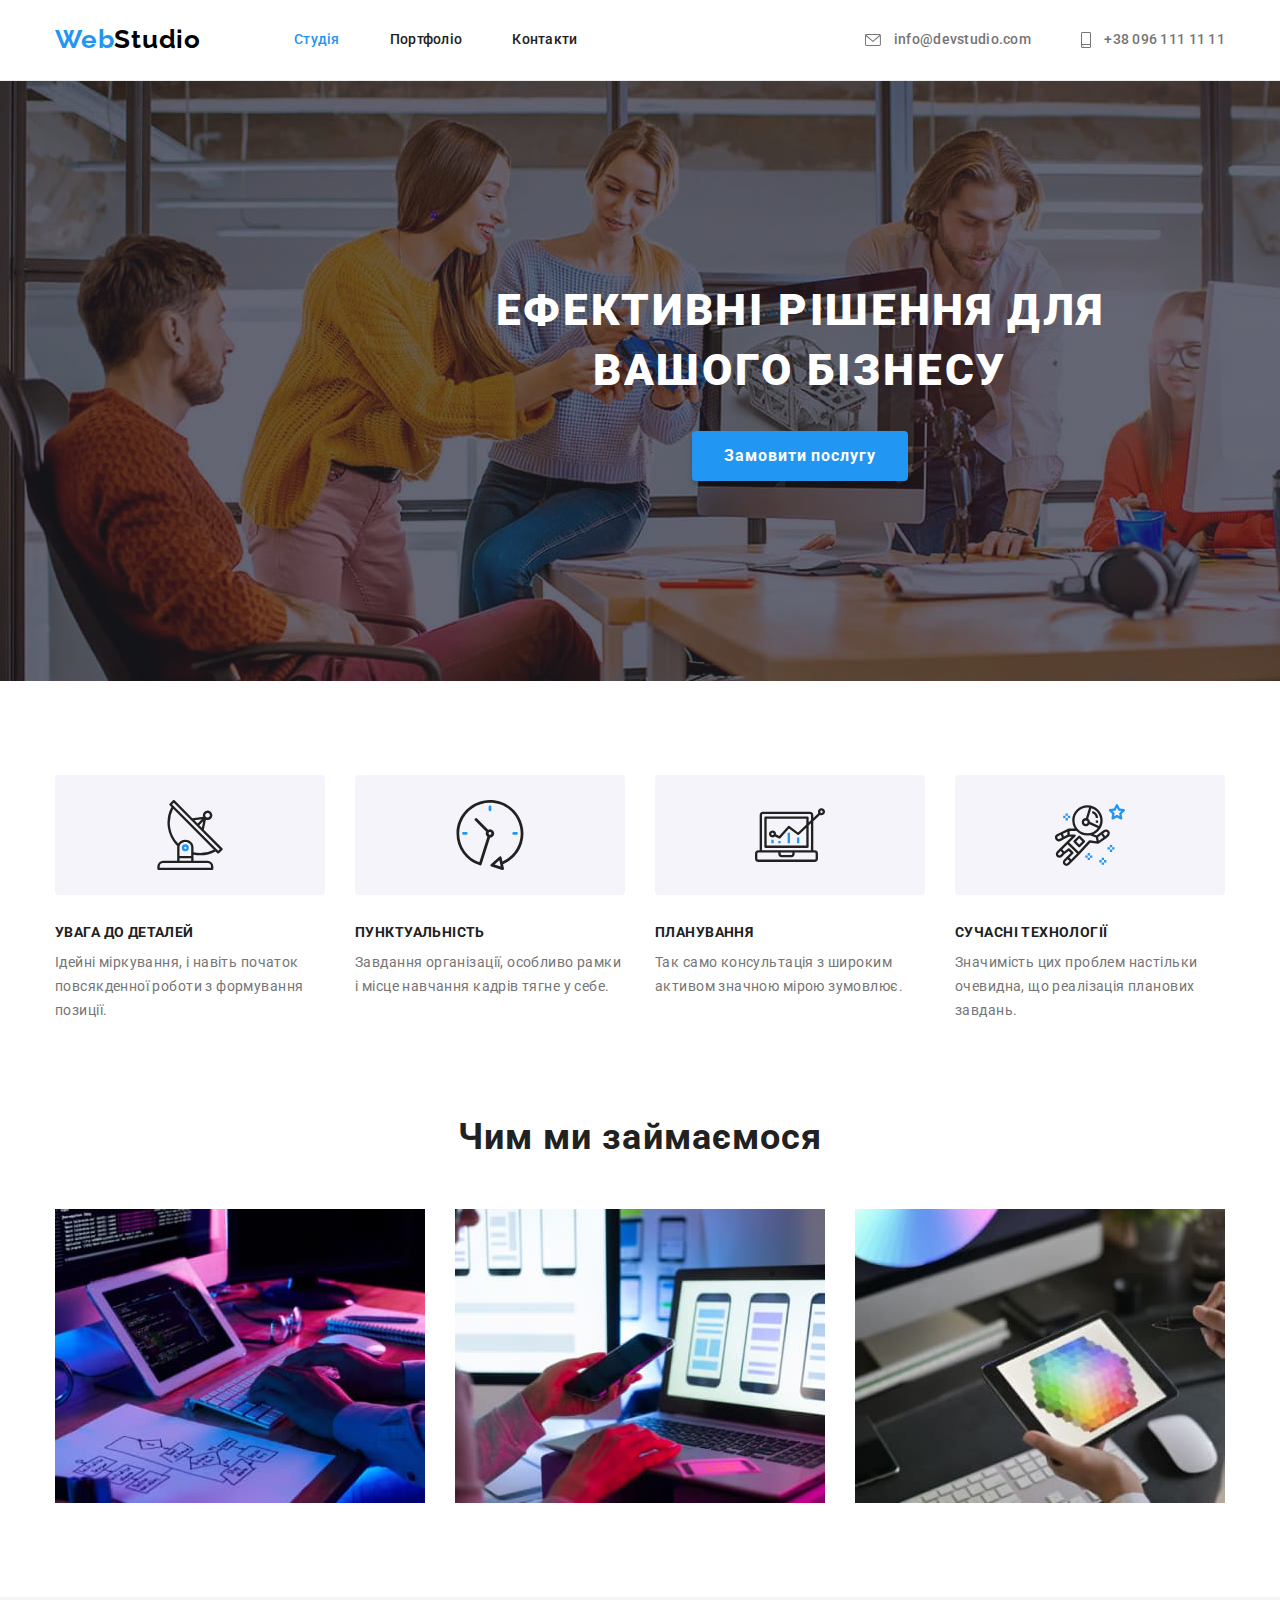
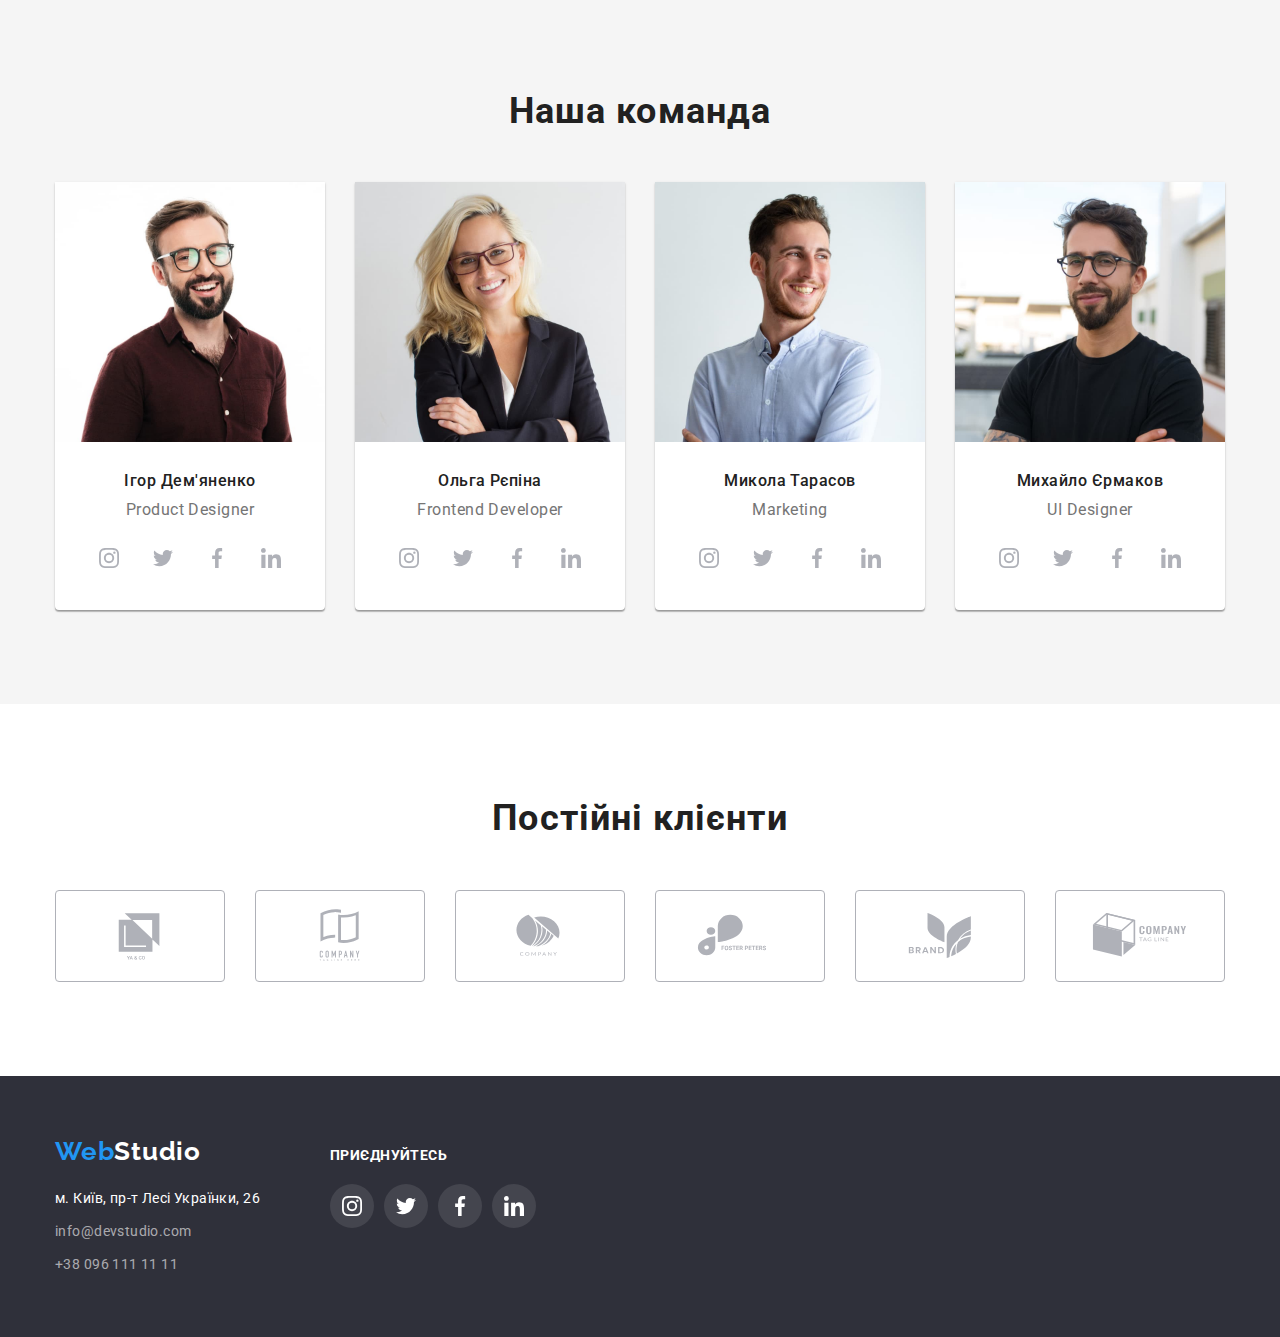
<file: index.html>
<!DOCTYPE html>
<html lang="uk">

<head>
  <meta charset="UTF-8" />
  <meta http-equiv="X-UA-Compatible" content="IE=edge" />
  <meta name="viewport" content="width=device-width, initial-scale=1.0" />
  <link rel="preconnect" href="https://fonts.googleapis.com" />
  <link rel="preconnect" href="https://fonts.gstatic.com" crossorigin />
  <link href="https://fonts.googleapis.com/css2?family=Raleway:wght@700&family=Roboto:wght@400;500;700;900&display=swap"
    rel="stylesheet" />
  <link rel="stylesheet" href="https://cdn.jsdelivr.net/npm/modern-normalize@1.1.0/modern-normalize.min.css" />
  <link rel="stylesheet" href="./css/styles.css" />
  <title>Студія</title>
</head>

<body>
  <header class="page-header">
    <div class="container page-header-container">
      <nav class="page-nav">
        <a class="logo logo-header" href="./index.html">Web<span class="logo-beginning">Studio</span>
        </a>
        <ul class="list-nav">
          <li class="nav-item">
            <a href="./index.html" class="list-nav-item item current">Студія</a>
          </li>
          <li class="nav-item">
            <a href="./portfolio.html" class="list-nav-item item">Портфоліо</a>
          </li>
          <li class="nav-item">
            <a href="" class="list-nav-item item">Контакти</a>
          </li>
        </ul>
      </nav>
      <ul class="list-contacts">
        <li class="nav-item">

          <a href="mailto:info@devstudio.com" class="list-contacts-item item" aria-label="емайл">
            <svg class="icon-contacts" width="16" height="12">
              <use href="./images/icons.svg#icon-mail"></use>
            </svg>
            info@devstudio.com</a>
        </li>
        <li class="nav-item">
          <a href="tel:+380961111111" class="list-contacts-item item">
            <svg class="icon-contacts" width="10" height="16">
              <use href="./images/icons.svg#icon-smartphone"></use>
            </svg>
            +38 096 111 11 11</a>
        </li>
      </ul>
    </div>
  </header>

  <main id="Студія">
    <section class="hero">
      <div class="container">
        <h1 class="hero-title">Ефективні рішення для вашого бізнесу</h1>
        <button type="button" class="hero-btn">Замовити послугу</button>
      </div>
    </section>
    <section class="section">
      <div class="container advantage">
        <h2 class="visually-hidden">Наші особливості</h2>
        <ul class="advantages-list">
          <li class="advantage-item">
            <div class="bcg-icon-advantage">
              <svg class="icon-advantage" width="70" height="70">
                <use href="./images/icons.svg#icon-antenna"></use>
              </svg>
            </div>
            <h3 class="advantage-title">Увага до деталей</h3>
            <p class="advantage-text">
              Ідейні міркування, і навіть початок повсякденної роботи з
              формування позиції.
            </p>
          </li>
          <li class="advantage-item">
            <div class="bcg-icon-advantage">
              <svg class="icon-advantage" width="70" height="70">
                <use href="./images/icons.svg#icon-clock"></use>
              </svg>
            </div>
            <h3 class="advantage-title">Пунктуальність</h3>
            <p class="advantage-text">
              Завдання організації, особливо рамки і місце навчання кадрів
              тягне у себе.
            </p>
          </li>
          <li class="advantage-item">
            <div class="bcg-icon-advantage">
              <svg class="icon-advantage" width="70" height="70">
                <use href="./images/icons.svg#icon-diagram"></use>
              </svg>
            </div>

            <h3 class="advantage-title">Планування</h3>
            <p class="advantage-text">
              Так само консультація з широким активом значною мірою зумовлює.
            </p>
          </li>
          <li class="advantage-item">
            <div class="bcg-icon-advantage">
              <svg class="icon-advantage" width="70" height="70">
                <use href="./images/icons.svg#icon-astronaut"></use>
              </svg>
            </div>
            <h3 class="advantage-title">Сучасні технології</h3>
            <p class="advantage-text">
              Значимість цих проблем настільки очевидна, що реалізація
              планових завдань.
            </p>
          </li>
        </ul>
      </div>
    </section>
    <section class="section creation">
      <div class="container">
        <h2 class="title">Чим ми займаємося</h2>
        <ul class="creation-list">
          <li class="creation-list-item">
            <img src="./images/desktop_applications.jpg" alt="Створення десктопних програм" width="370" height="294"
              class="creation-item" />
          </li>
          <li class="creation-list-item">
            <img src="./images/mobile_applications.jpg" alt="Створення мобільних програм" width="370" height="294"
              class="creation-item" />
          </li>
          <li class="creation-list-item">
            <img src="./images/design_solutions.jpg" alt="Створення дизайнерських рішень" width="370" height="294"
              class="creation-item" />
          </li>
        </ul>
      </div>
    </section>
    <section class="section team">
      <div class="container">
        <h2 class="title">Наша команда</h2>
        <ul class="team-list">
          <li class="team-list-item">
            <img src="./images/product_designer.jpg" alt="Портрет дезайнера продукту" width="270" height="260" />
            <div class="team-info">
              <h3 class="team-worker">Ігор Дем'яненко</h3>
              <p lang="en" class="team-jobs">Product Designer</p>
              <ul class="team-social-list">
                <li class="social-list-item">
                  <a href="" class="social-list-link">
                    <svg aria-label="іконка інстаграму " class="social-list-icon" width="20" height="20">
                      <use href="./images/icons.svg#icon-instagram"></use>
                    </svg>
                  </a>
                </li>
                <li class="social-list-item">
                  <a href="" class="social-list-link">
                    <svg aria-label="іконка твітеру " class="social-list-icon" width="20" height="20">
                      <use href="./images/icons.svg#icon-twitter"></use>
                    </svg>
                  </a>
                </li>
                <li class="social-list-item">
                  <a href="" class="social-list-link">
                    <svg aria-label="іконка фейсбуку " class="social-list-icon" width="20" height="20">
                      <use href="./images/icons.svg#icon-facebook"></use>
                    </svg>
                  </a>
                </li>
                <li class="social-list-item">
                  <a href="" class="social-list-link">
                    <svg aria-label="іконка лінкедіну " class="social-list-icon" width="20" height="20">
                      <use href="./images/icons.svg#icon-linkedin"></use>
                    </svg>
                  </a>
                </li>
              </ul>


            </div>
          </li>
          <li class="team-list-item">
            <img src="./images/developer.jpg" alt="Портрет розробника" width="270" height="260" />
            <div class="team-info">
              <h3 class="team-worker">Ольга Рєпіна</h3>
              <p lang="en" class="team-jobs">Frontend Developer</p>
              <ul class="team-social-list">
                <li class="social-list-item">
                  <a href="" class="social-list-link">
                    <svg aria-label="іконка інстаграму " class="social-list-icon" width="20" height="20">
                      <use href="./images/icons.svg#icon-instagram"></use>
                    </svg>
                  </a>
                </li>
                <li class="social-list-item">
                  <a href="" class="social-list-link">
                    <svg aria-label="іконка твітеру " class="social-list-icon" width="20" height="20">
                      <use href="./images/icons.svg#icon-twitter"></use>
                    </svg>
                  </a>
                </li>
                <li class="social-list-item">
                  <a href="" class="social-list-link">
                    <svg aria-label="іконка фейсбуку " class="social-list-icon" width="20" height="20">
                      <use href="./images/icons.svg#icon-facebook"></use>
                    </svg>
                  </a>
                </li>
                <li class="social-list-item">
                  <a href="" class="social-list-link">
                    <svg aria-label="іконка лінкедіну " class="social-list-icon" width="20" height="20">
                      <use href="./images/icons.svg#icon-linkedin"></use>
                    </svg>
                  </a>
                </li>
              </ul>

            </div>
          </li>
          <li class="team-list-item">
            <img src="./images/marceting.jpg" alt="Портрет маркетолога" width="270" height="260" />
            <div class="team-info">
              <h3 class="team-worker">Микола Тарасов</h3>
              <p lang="en" class="team-jobs">Marketing</p>
              <ul class="team-social-list">
                <li class="social-list-item">
                  <a href="" class="social-list-link">
                    <svg aria-label="іконка інстаграму " class="social-list-icon" width="20" height="20">
                      <use href="./images/icons.svg#icon-instagram"></use>
                    </svg>
                  </a>
                </li>
                <li class="social-list-item">
                  <a href="" class="social-list-link">
                    <svg aria-label="іконка твітеру " class="social-list-icon" width="20" height="20">
                      <use href="./images/icons.svg#icon-twitter"></use>
                    </svg>
                  </a>
                </li>
                <li class="social-list-item">
                  <a href="" class="social-list-link">
                    <svg aria-label="іконка фейсбуку " class="social-list-icon" width="20" height="20">
                      <use href="./images/icons.svg#icon-facebook"></use>
                    </svg>
                  </a>
                </li>
                <li class="social-list-item">
                  <a href="" class="social-list-link">
                    <svg aria-label="іконка лінкедіну " class="social-list-icon" width="20" height="20">
                      <use href="./images/icons.svg#icon-linkedin"></use>
                    </svg>
                  </a>
                </li>
              </ul>

            </div>
          </li>
          <li class="team-list-item">
            <img src="./images/ui_designer.jpg" alt="Портрет графічного дизайнера" width="270" height="260" />
            <div class="team-info">
              <h3 class="team-worker">Михайло Єрмаков</h3>
              <p lang="en" class="team-jobs">UI Designer</p>
              <ul class="team-social-list">
                <li class="social-list-item">
                  <a href="" class="social-list-link">
                    <svg aria-label="іконка інстаграму " class="social-list-icon" width="20" height="20">
                      <use href="./images/icons.svg#icon-instagram"></use>
                    </svg>
                  </a>
                </li>
                <li class="social-list-item">
                  <a href="" class="social-list-link">
                    <svg aria-label="іконка твітеру " class="social-list-icon" width="20" height="20">
                      <use href="./images/icons.svg#icon-twitter"></use>
                    </svg>
                  </a>
                </li>
                <li class="social-list-item">
                  <a href="" class="social-list-link">
                    <svg aria-label="іконка фейсбуку " class="social-list-icon" width="20" height="20">
                      <use href="./images/icons.svg#icon-facebook"></use>
                    </svg>
                  </a>
                </li>
                <li class="social-list-item">
                  <a href="" class="social-list-link">
                    <svg aria-label="іконка лінкедіну " class="social-list-icon" width="20" height="20">
                      <use href="./images/icons.svg#icon-linkedin"></use>
                    </svg>
                  </a>
                </li>
              </ul>

            </div>
          </li>
        </ul>
      </div>
    </section>
    <section class=" section customers">
      <div class="container">
        <h2 class="title">Постійні клієнти</h2>
        <ul class="customers-list">
          <li class="customers-list-item">
            <a class="customers-link" href="">
              <svg class="icon-customers" width="106" height="60">
                <use href="./images/icons.svg#icon-first-company"></use>
              </svg>
            </a>
          </li>
          <li class="customers-list-item">
            <a class="customers-link" href="">
              <svg class="icon-customers" width="106" height="60">
                <use href="./images/icons.svg#icon-second-company"></use>
              </svg>
            </a>
          </li>
          <li class="customers-list-item">
            <a class="customers-link" href="">
              <svg class="icon-customers" width="106" height="60">
                <use href="./images/icons.svg#icon-third-company"></use>
              </svg>
            </a>
          </li>
          <li class="customers-list-item">
            <a class="customers-link" href="">
              <svg class="icon-customers" width="106" height="60">
                <use href="./images/icons.svg#icon-fourth-company"></use>
              </svg>
            </a>
          </li>
          <li class="customers-list-item">
            <a class="customers-link" href="">
              <svg class="icon-customers" width="106" height="60">
                <use href="./images/icons.svg#icon-fifth-company"></use>
              </svg>
            </a>
          </li>
          <li class="customers-list-item">
            <a class="customers-link" href="">
              <svg class="icon-customers" width="106" height="60">
                <use href="./images/icons.svg#icon-sixth-company"></use>
              </svg>
            </a>
          </li>
        </ul>

      </div>
    </section>
  </main>
  <footer class="end">
    <div class="container footer">
      <address class="footer-address">
        <a class="logo logo-footer" href="./index.html">Web<span class="logo-end">Studio</span>
        </a>
        <ul class="end-list">
          <li class="end-item">
            <a href="https://goo.gl/maps/i76kAnxAng7i5AZp6" target="_blank" rel="noopener noreferrer nofollow"
              class="end-list-item item maps">м. Київ, пр-т Лесі Українки, 26</a>
          </li>
          <li class="end-item">
            <a href="mailto:info@devstudio.com" class="end-list-item item">info@devstudio.com</a>
          </li>
          <li class="end-item">
            <a href="tel:+380961111111" class="end-list-item item">+38 096 111 11 11</a>
          </li>
        </ul>
      </address>
      <div class="footer-social">
        <p class="footer-text-social">приєднуйтесь</p>
        <ul class="footer-social-list">
          <li class="footer-social-list-item">
            <a href="" class=" social-list-link footer-social-list-link">
              <svg aria-label="іконка інстаграму " class="footer-social-list-icon" width="20" height="20">
                <use href="./images/icons.svg#icon-instagram"></use>
              </svg>
            </a>
          </li>
          <li class="footer-social-list-item">
            <a href="" class="social-list-link footer-social-list-link">
              <svg aria-label="іконка твітеру " class="footer-social-list-icon" width="20" height="20">
                <use href="./images/icons.svg#icon-twitter"></use>
              </svg>
            </a>
          </li>
          <li class="footer-social-list-item">
            <a href="" class="social-list-link footer-social-list-link">
              <svg aria-label="іконка фейсбуку " class="footer-social-list-icon" width="20" height="20">
                <use href="./images/icons.svg#icon-facebook"></use>
              </svg>
            </a>
          </li>
          <li class="footer-social-list-item">
            <a href="" class="social-list-link footer-social-list-link">
              <svg aria-label="іконка лінкедіну " class="footer-social-list-icon" width="20" height="20">
                <use href="./images/icons.svg#icon-linkedin"></use>
              </svg>
            </a>
          </li>
        </ul>

      </div>

    </div>
  </footer>
</body>

</html>
</file>
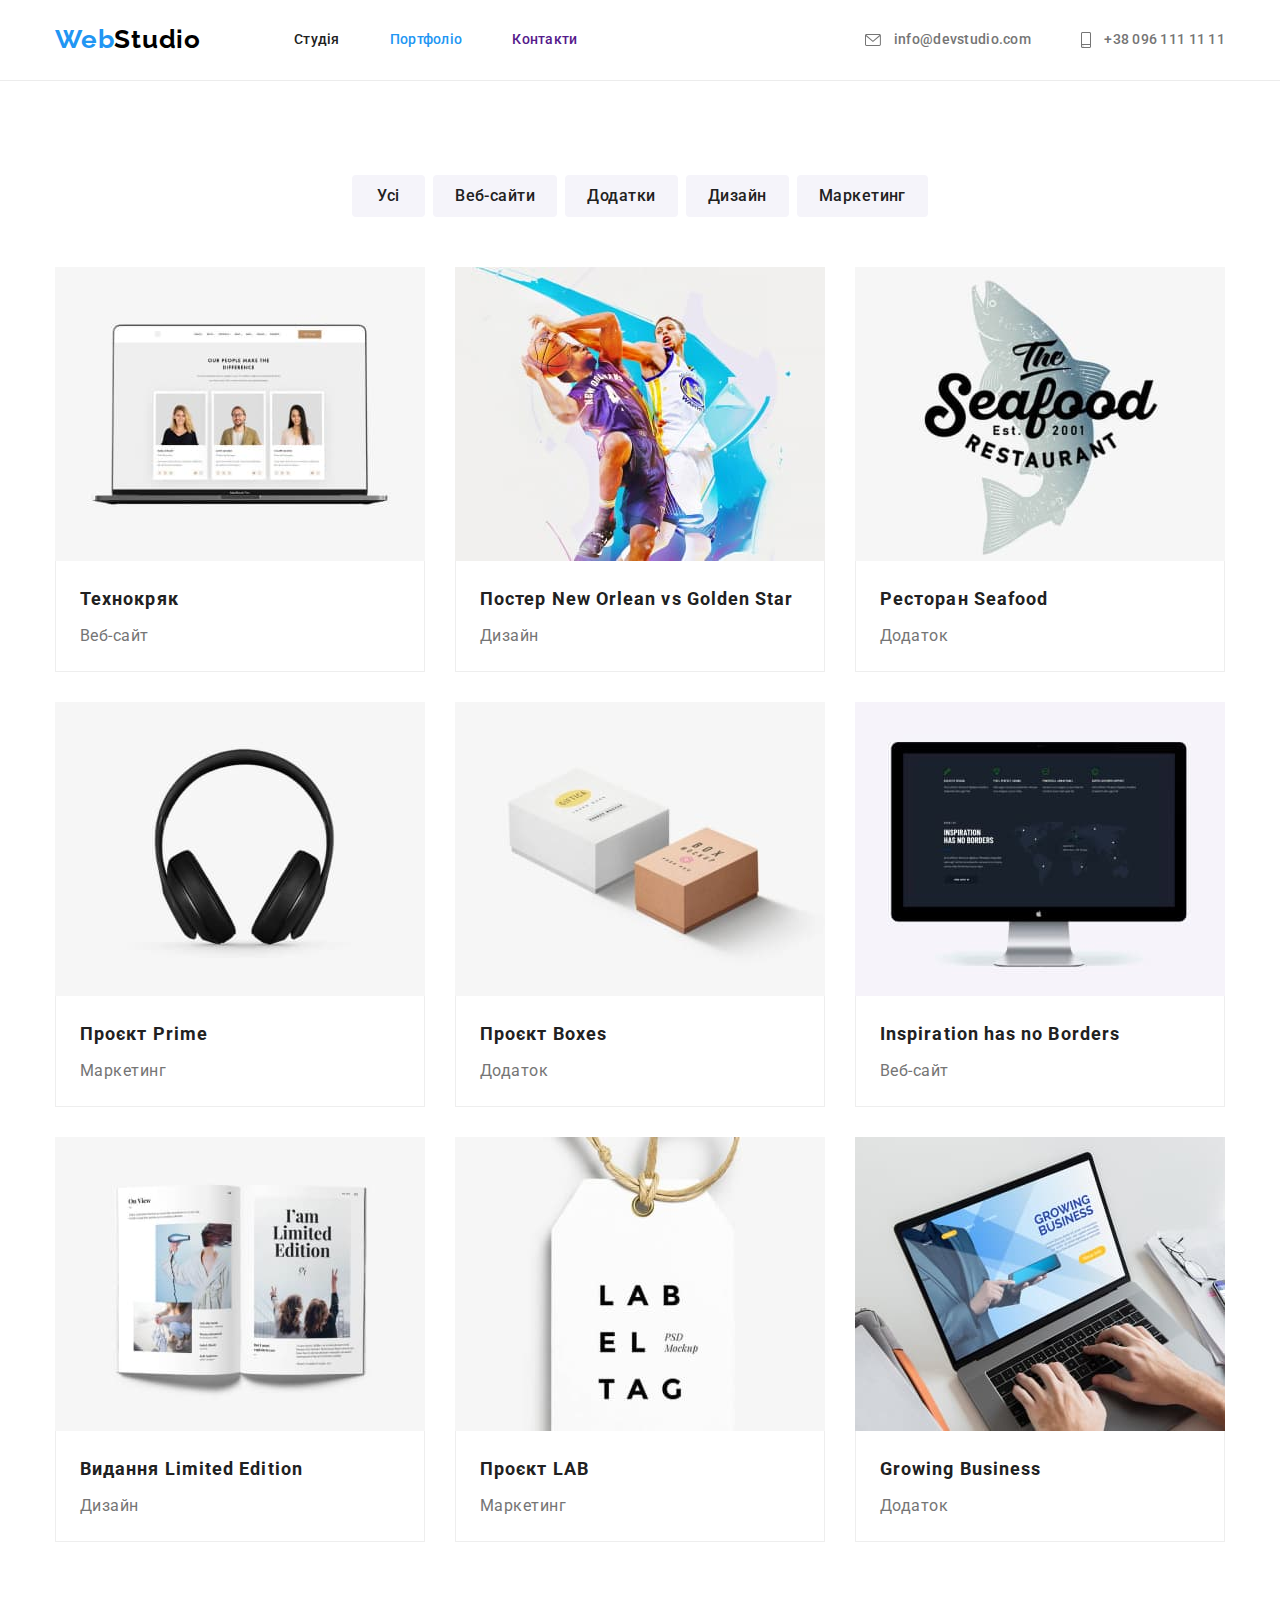
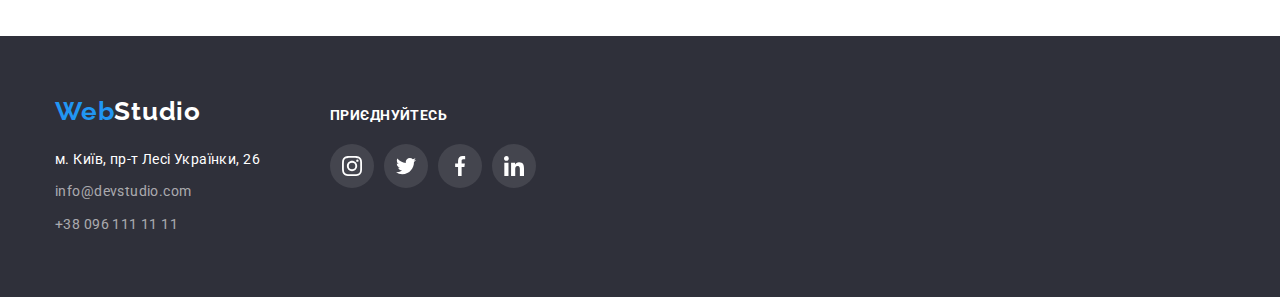
<file: portfolio.html>
<!DOCTYPE html>
<html lang="uk">

<head>
  <meta charset="UTF-8" />
  <meta http-equiv="X-UA-Compatible" content="IE=edge" />
  <meta name="viewport" content="width=device-width, initial-scale=1.0" />
  <link rel="preconnect" href="https://fonts.googleapis.com" />
  <link rel="preconnect" href="https://fonts.gstatic.com" crossorigin />
  <link href="https://fonts.googleapis.com/css2?family=Raleway:wght@700&family=Roboto:wght@400;500;700;900&display=swap"
    rel="stylesheet" />
  <link rel="stylesheet" href="https://cdn.jsdelivr.net/npm/modern-normalize@1.1.0/modern-normalize.min.css" />
  <link rel="stylesheet" href="./css/styles.css" />
  <title>Портфоліо</title>
</head>

<body>
  <header class="page-header">
    <div class="container page-header-container">
      <nav class="page-nav">
        <a class="logo logo-header" href="./index.html">Web<span class="logo-beginning">Studio</span>
        </a>
        <ul class="list-nav">
          <li class="nav-item">
            <a href="./index.html" class="list-nav-item item ">Студія</a>
          </li>
          <li class="nav-item">
            <a href="./portfolio.html" class="list-nav-item item current">Портфоліо</a>
          </li>
          <li class="nav-item">
            <a class="project-card item" href="" class="list-nav-item item">Контакти</a>
          </li>
        </ul>
      </nav>
      <ul class="list-contacts">
        <li class="nav-item">

          <a href="mailto:info@devstudio.com" class="list-contacts-item item" aria-label="емайл">
            <svg class="icon-contacts" width="16" height="12">
              <use href="./images/icons.svg#icon-mail"></use>
            </svg>
            info@devstudio.com</a>
        </li>
        <li class="nav-item">
          <a href="tel:+380961111111" class="list-contacts-item item">
            <svg class="icon-contacts" width="10" height="16">
              <use href="./images/icons.svg#icon-smartphone"></use>
            </svg>
            +38 096 111 11 11</a>
        </li>
      </ul>
    </div>
  </header>
  <main>
    <section class=" section">
      <div class="container">
        <h1 class="visually-hidden">Портфоліо</h1>
        <ul class="filter list">
          <li><button type="button" class="filter-btn">Усі</button></li>
          <li><button type="button" class="filter-btn">Веб-сайти</button></li>
          <li><button type="button" class="filter-btn">Додатки</button></li>
          <li><button type="button" class="filter-btn">Дизайн</button></li>
          <li><button type="button" class="filter-btn">Маркетинг</button></li>
        </ul>
        <ul class="project-list list">
          <li class="project-item">
            <a class="project-card item" href="">
              <img src="./images/technocracy.jpg" alt="Ноутбук" width="370" height="294" />
              <div class="card">
                <h2 class="project-title">Технокряк</h2>
                <p class="project-text">Веб-сайт</p>
              </div>
            </a>

          </li>
          <li class="project-item">
            <a class="project-card item" href="">
              <img src="./images/poster.jpg" alt="Два боскетболіта" width="370" height="294" />
              <div class="card">
                <h2 class="project-title">Постер New Orlean vs Golden Star</h2>
                <p class="project-text">Дизайн</p>
              </div>

            </a>

          </li>
          <li class="project-item">
            <a class="project-card item" href="">
              <img src="./images/restaurant.jpg" alt="Логотип ресторану у вигляді риби" width="370" height="294" />
              <div class="card">
                <h2 class="project-title">Ресторан Seafood</h2>
                <p class="project-text">Додаток</p>
              </div>
            </a>
          </li>
          <li class="project-item">
            <a class="project-card item" href="">
              <img src="./images/project-prime.jpg" alt="Навушники" width="370" height="294" />
              <div class="card">
                <h2 class="project-title">Проєкт Prime</h2>
                <p class="project-text">Маркетинг</p>
              </div>

            </a>

          </li>
          <li class="project-item">
            <a class="project-card item" href="">
              <img src="./images/project-boxes.jpg" alt="Дві коробки" width="370" height="294" />
              <div class="card">
                <h2 class="project-title">Проєкт Boxes</h2>
                <p class="project-text">Додаток</p>
              </div>

            </a>

          </li>
          <li class="project-item">
            <a class="project-card item" href="">
              <img src="./images/inspirations-has-no-borders.jpg" alt="Монітор компьютера" width="370" height="294" />
              <div class="card">
                <h2 class="project-title">Inspiration has no Borders</h2>
                <p class="project-text">Веб-сайт</p>
              </div>

            </a>

          </li>
          <li class="project-item">
            <a class="project-card item" href="">
              <img src="./images/edition.jpg" alt="Журнал" width="370" height="294" />
              <div class="card">
                <h2 class="project-title">Видання Limited Edition</h2>
                <p class="project-text">Дизайн</p>
              </div>
            </a>
          </li>
          <li class="project-item">
            <a class="project-card item" href="">
              <img src="./images/project-lab.jpg" alt="Бірка" width="370" height="294" />
              <div class="card">
                <h2 class="project-title">Проєкт LAB</h2>
                <p class="project-text">Маркетинг</p>
              </div>
            </a>

          </li>
          <li class="project-item">
            <a class="project-card item" href="">
              <img src="./images/growing-business.jpg" alt="Ноутбук" width="370" height="294" />
              <div class="card">
                <h2 class="project-title">Growing Business</h2>
                <p class="project-text">Додаток</p>
              </div>
            </a>


          </li class="project-item">
        </ul>
      </div>

    </section>
  </main>
  <footer class="end">
    <div class="container footer">
      <address class="footer-address">
        <a class="logo logo-footer" href="./index.html">Web<span class="logo-end">Studio</span>
        </a>
        <ul class="end-list">
          <li class="end-item">
            <a href="https://goo.gl/maps/i76kAnxAng7i5AZp6" target="_blank" rel="noopener noreferrer nofollow"
              class="end-list-item item maps">м. Київ, пр-т Лесі Українки, 26</a>
          </li>
          <li class="end-item">
            <a href="mailto:info@devstudio.com" class="end-list-item item">info@devstudio.com</a>
          </li>
          <li class="end-item">
            <a href="tel:+380961111111" class="end-list-item item">+38 096 111 11 11</a>
          </li>
        </ul>
      </address>
      <div class="footer-social">
        <p class="footer-text-social">приєднуйтесь</p>
        <ul class="footer-social-list">
          <li class="footer-social-list-item">
            <a href="" class=" social-list-link footer-social-list-link">
              <svg aria-label="іконка інстаграму " class="footer-social-list-icon" width="20" height="20">
                <use href="./images/icons.svg#icon-instagram"></use>
              </svg>
            </a>
          </li>
          <li class="footer-social-list-item">
            <a href="" class="social-list-link footer-social-list-link">
              <svg aria-label="іконка твітеру " class="footer-social-list-icon" width="20" height="20">
                <use href="./images/icons.svg#icon-twitter"></use>
              </svg>
            </a>
          </li>
          <li class="footer-social-list-item">
            <a href="" class="social-list-link footer-social-list-link">
              <svg aria-label="іконка фейсбуку " class="footer-social-list-icon" width="20" height="20">
                <use href="./images/icons.svg#icon-facebook"></use>
              </svg>
            </a>
          </li>
          <li class="footer-social-list-item">
            <a href="" class="social-list-link footer-social-list-link">
              <svg aria-label="іконка лінкедіну " class="footer-social-list-icon" width="20" height="20">
                <use href="./images/icons.svg#icon-linkedin"></use>
              </svg>
            </a>
          </li>
        </ul>

      </div>

    </div>
  </footer>
</body>

</html>
</file>
<file: css/styles.css>
:root {
    --accent-color: #2196F3;
    --primari-text-color-teme-dark: #ffffff;
    --secondary-text-color-teme-dark: rgba(255, 255, 255, 0.6);
    --primari-text-color-teme-light: #757575;
    --secondary-text-color-teme-light: #212121;
    --fon-teme-dark: #2F303A;
    --fon-teme-light: #F5F5F5;
    --color-logo-header: #000;
    --color-logo-footer: #fff;
    --color-btn-active: #188CE8;
    --color-btn: #F5F4FA;
    --color-boody: #ffffff;
    --normal-font-weding: font-weight: 400;

}

h1,
h2,
h3,
p {
    margin-top: 0;
    margin-bottom: 0;
}

ul {
    margin-top: 0;
    margin-bottom: 0;
    padding-left: 0;
    list-style: none;
}

img {
    display: block;
    min-width: 100%;
    height: auto;
}

body {
    font-family: 'Roboto', sans-serif;
    background-color: var(--color-boody);
    color: var(--primari-text-color-teme-light);
    font-weight: var(--normal-font-weding);

}

.container {
    width: 1200px;
    margin-left: auto;
    margin-right: auto;
    padding-left: 15px;
    padding-right: 15px;

}

/* HEADER */
.page-header {
    border-bottom: 1px solid #ECECEC;
}

.logo {
    font-family: 'Raleway', sans-serif;
    font-weight: 700;
    font-size: 26px;
    line-height: 1.2;
    letter-spacing: 0.03em;
    color: var(--accent-color);
    text-decoration: none;

}

.logo-header {
    margin-right: 93px;
}


.logo-beginning {
    color: var(--color-logo-header);
}

.item {
    text-decoration: none;

}

.logo-header,
.list-nav-item,
.list-contacts-item {
    padding-top: 24px;
    padding-bottom: 25px;
}

.page-nav,
.page-header-container,
.list-nav,
.list-contacts {
    display: flex;
    align-items: center;

}

.page-header-container,
.list-nav,
.list-contacts {
    column-gap: 50px;

}

.icon-contacts {
    margin-right: 10px;
    fill: currentColor;
    vertical-align: middle;
}


.list-contacts {
    margin-left: auto;
}

.list-nav,
.list-contacts {
    font-weight: 500;
    font-size: 14px;
    line-height: 1.14;
    letter-spacing: 0.02em;
}

.list-nav-item {
    color: var(--secondary-text-color-teme-light);
}

.list-contacts-item {
    color: var(--primari-text-color-teme-light);
}

.list-nav-item:hover,
.list-nav-item:focus {
    color: var(--accent-color);
}

.list-contacts-item:hover,
.list-contacts-item:focus {
    color: var(--accent-color);

}

.list-nav .item.current {
    color: var(--accent-color);
}


/* HERO */
.hero {
    min-width: 1600px;
    height: 600px;
    margin-left: auto;
    margin-right: auto;
    padding-top: 200px;
    padding-bottom: 200px;
    background-color: #C4C4C4;
    text-align: center;
    background-image: linear-gradient(rgba(47, 48, 58, 0.4), rgba(47, 48, 58, 0.4)),
        url(../images/hero.jpg);
    background-repeat: no-repeat;
    background-position: center;
    background-size: cover;


}

.hero-title {
    margin-bottom: 30px;
    width: 700px;
    margin-left: auto;
    margin-right: auto;


    font-weight: 900;
    font-size: 44px;
    line-height: 1.36;
    letter-spacing: 0.06em;
    text-transform: uppercase;
    color: var(--primari-text-color-teme-dark);
}

.title {
    text-align: center;
    margin-bottom: 50px;
    font-weight: 700;
    font-size: 36px;
    line-height: 1.16;
    letter-spacing: 0.03em;
    color: var(--secondary-text-color-teme-light);
}

.hero-btn {
    padding-top: 10px;
    padding-bottom: 10px;
    padding-left: 32px;
    padding-right: 32px;


    font-weight: 700;
    font-size: 16px;
    line-height: 1.87;
    letter-spacing: 0.06em;
    cursor: pointer;
    background-color: var(--accent-color);
    color: var(--primari-text-color-teme-dark);
    border: 0;
    box-shadow: 0px 4px 4px rgba(0, 0, 0, 0.15);
    border-radius: 4px;
    border-color: transparent;


}

.hero-btn:hover,
.hero-btn:focus {
    background-color: var(--color-btn-active);
}

/* ADVANTAGES */
.bcg-icon-advantage {
    display: flex;
    justify-content: center;
    align-items: center;
    height: 120px;
    background: #F5F4FA;
    border-radius: 4px;
    margin-bottom: 30px;
}

.icon-advantage {}

.section {
    padding-top: 94px;
    padding-bottom: 94px;
}

.advantages-list {
    display: flex;
}

.advantage-item {
    width: calc((100% - 90px) / 4);
    margin-right: 30px;
}

.advantage-item:nth-child(4n) {
    margin-right: 0;
}


.visually-hidden {
    position: absolute;
    white-space: nowrap;
    width: 1px;
    height: 1px;
    overflow: hidden;
    border: 0;
    padding: 0;
    clip: rect(0 0 0 0);
    clip-path: inset(50%);
    margin: -1px;
}

.advantage-title {
    margin-bottom: 10px;
    font-weight: 700;
    font-size: 14px;
    line-height: 1.14;
    letter-spacing: 0.03em;
    text-transform: uppercase;
    color: var(--secondary-text-color-teme-light);

}

.advantage-text {
    font-size: 14px;
    line-height: 1.71;
    letter-spacing: 0.03em;
}

/* CREATION */
.creation {
    padding-top: 0;
}

.creation-list {
    display: flex;
}

.creation-list-item {
    width: calc((100% - 60px) / 3);
    margin-right: 30px;
}

.creation-list-item:nth-child(3n) {
    margin-right: 0;
}


/* TEAM */
.team {
    text-align: center;
    background: #F5F5F5;

}

.team-list {
    display: flex;

}

.team-list-item {
    width: calc((100% - 90px) / 4);
    margin-right: 30px;
    background: #fff;
    box-shadow: 0px 1px 3px rgba(0, 0, 0, 0.12), 0px 1px 1px rgba(0, 0, 0, 0.14), 0px 2px 1px rgba(0, 0, 0, 0.2);
    border-radius: 0px 0px 4px 4px;
}

.team-list-item:nth-child(4n) {
    margin-right: 0;
}

.team-worker {
    margin-bottom: 10px;
    font-weight: 500;
    font-size: 16px;
    line-height: 1.18;
    letter-spacing: 0.03em;
    color: var(--secondary-text-color-teme-light);
}

.team-jobs {
    font-size: 16px;
    line-height: 1.18;
    letter-spacing: 0.03em;
    margin-bottom: 16px;
}

.team-info {
    padding-top: 30px;
    padding-right: 30px;
    padding-left: 30px;
    padding-bottom: 30px;

}

.team-social-list,
.footer-social-list {
    display: flex;
    justify-content: center;
    column-gap: 10px;
}

.social-list-link {
    display: flex;
    align-items: center;
    justify-content: center;
    width: 44px;
    height: 44px;
    border-radius: 50%;
    background-color: #ffffff;
}

.social-list-icon {
    fill: #AFB1B8;
}

.social-list-link:hover,
.social-list-link:focus {
    background-color: var(--accent-color);
}

.social-list-link:hover .social-list-icon,
.social-list-link:focus .social-list-icon {
    fill: #ffffff;
}

/* CUSTOMERS */
.customers-list {
    display: flex;
}

.customers-list-item {
    width: calc((100% - 150px) / 6);
    margin-right: 30px;

}

.customers-link {
    display: flex;
    justify-content: center;
    align-items: center;
    height: 92px;
    border: 1px solid #AFB1B8;
    border-radius: 4px;
}

.customers-list-item:nth-child(6n) {
    margin-right: 0;
}

.icon-customers {
    fill: #AFB1B8;
}

.customers-link:hover,
.customers-link:focus {
    border: 1px solid var(--accent-color);
    border-radius: 4px;

}

.customers-link:hover .icon-customers,
.customers-link:focus .icon-customers {
    fill: var(--accent-color);

}


/* FOOTER */
address {
    font-style: normal;
    margin-right: 70px;
}

.end {
    padding-top: 60px;
    padding-bottom: 60px;
    background-color: var(--fon-teme-dark);
}

.logo-footer {
    display: inline-block;
    margin-bottom: 20px;
}

.logo-end {
    color: var(--color-logo-footer);
}


.end-list-item {
    font-size: 14px;
    line-height: 1.71;
    letter-spacing: 0.03em;
    color: var(--secondary-text-color-teme-dark);

}

.end-item:not(:last-child) {
    margin-bottom: 9px;

}

.end-list-item:hover,
.end-list-item:focus {
    color: var(--accent-color);
}

.maps {
    color: var(--primari-text-color-teme-dark);

}

.footer-social-list-link {
    background: rgba(255, 255, 255, 0.1);
}

.footer-social-list-icon {
    fill: #fff;
}

.footer-text-social {
    font-weight: 700;
    font-size: 14px;
    line-height: 1.14;
    letter-spacing: 0.03em;
    text-transform: uppercase;
    color: #FFFFFF;
    margin-bottom: 20px;

}

.footer {
    display: flex;
    align-items: baseline;
}


/* PORTFOLIO */

.filter {
    margin-bottom: 50px;
    display: flex;
    justify-content: center;
    column-gap: 8px;


}

.filter-btn {
    min-width: 73px;
    padding-top: 6px;
    padding-bottom: 6px;
    padding-left: 20px;
    padding-right: 20px;
    font-weight: 500;
    font-size: 16px;
    line-height: 1.62;
    letter-spacing: 0.03em;
    cursor: pointer;
    background-color: var(--color-btn);
    color: var(--secondary-text-color-teme-light);
    border-color: transparent;
    border-radius: 4px;
}

.filter-btn:hover,
.filter-btn:focus {
    background-color: var(--accent-color);
    color: var(--primari-text-color-teme-dark);
    box-shadow: 0px 3px 1px rgba(0, 0, 0, 0.1), 0px 1px 2px rgba(0, 0, 0, 0.08), 0px 2px 2px rgba(0, 0, 0, 0.12);

}

.project-list {
    display: flex;
    flex-wrap: wrap;

}

.project-item {
    width: calc((100% - 60px) / 3);
    margin-right: 30px;
    margin-bottom: 30px;
}

.project-item:nth-child(3n) {
    margin-right: 0;
}

.project-item:nth-last-child(-n + 3) {
    margin-bottom: 0;
}



.card {
    padding-top: 20px;
    padding-bottom: 20px;
    padding-right: 24px;
    padding-left: 24px;
    border-bottom: 1px solid #EEEEEE;
    border-left: 1px solid #EEEEEE;
    border-right: 1px solid #EEEEEE;
}

.project-title {
    margin-bottom: 4px;
    font-weight: 700;
    font-size: 18px;
    line-height: 2;
    letter-spacing: 0.06em;
    color: var(--secondary-text-color-teme-light);
}

.project-text {

    font-size: 16px;
    line-height: 1.88;
    letter-spacing: 0.03em;
    color: #757575;
}

.project-card {
    display: block;
}

.project-card:hover,
.project-card:focus {
    box-shadow: 0px 1px 1px rgba(0, 0, 0, 0.12), 0px 4px 4px rgba(0, 0, 0, 0.06), 1px 4px 6px rgba(0, 0, 0, 0.16);
}
</file>
